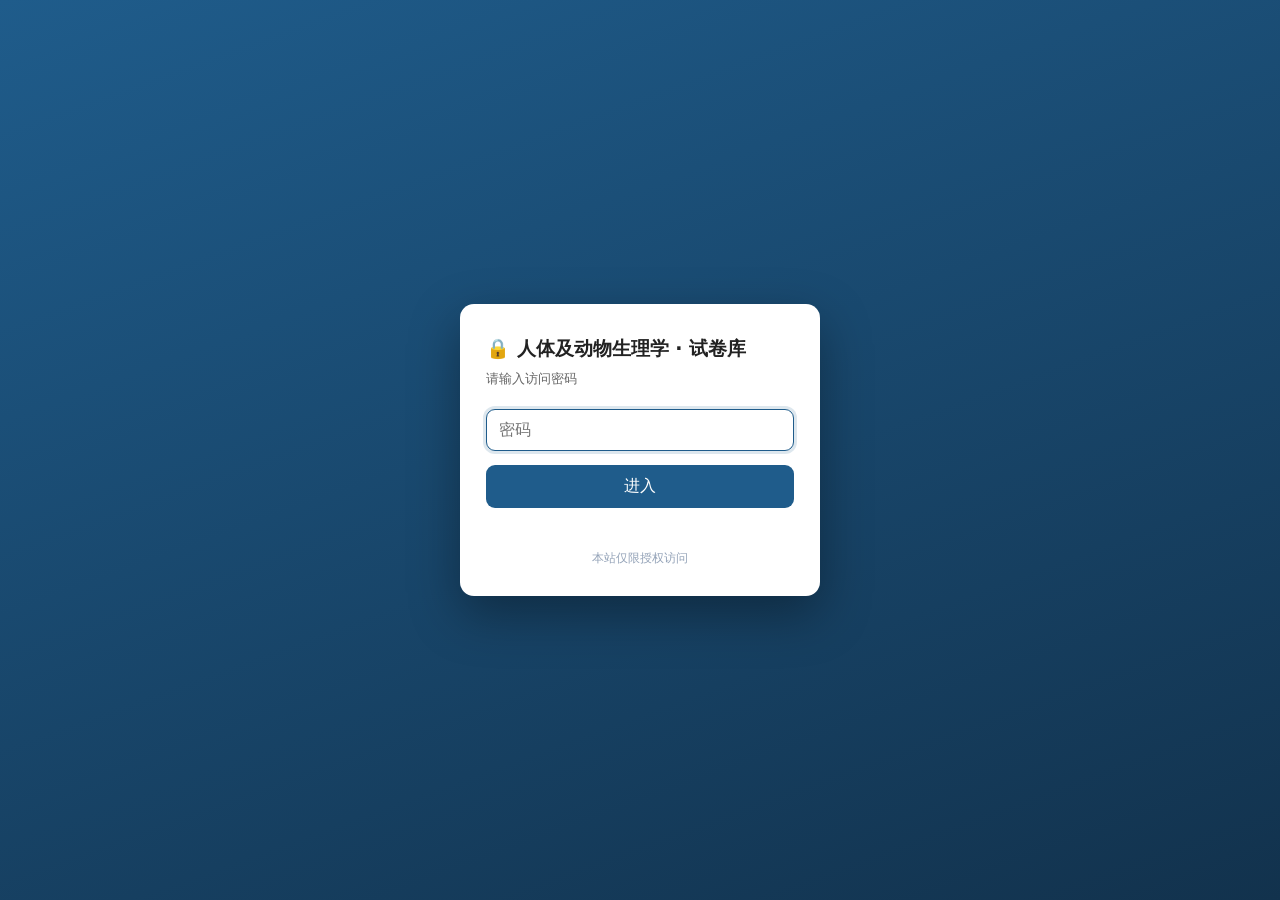
<file: index.html>
<!doctype html>
<html lang="zh-CN">
<head>
<meta name="robots" content="noindex, nofollow, noarchive, nosnippet">
<meta charset="utf-8">
<meta name="viewport" content="width=device-width,initial-scale=1">
<meta name="color-scheme" content="light dark">
<meta name="theme-color" content="#1f5c8b">
<title>人体及动物生理学 · 试卷库</title>
<script src="assets/theme.js?v=20261110f"></script>
<link rel="stylesheet" href="assets/style.css?v=20261110e">
</head>
<body>
<script src="auth.js"></script>
<div class="wrap">
<header class="top">
<h1>人体及动物生理学 · 试卷库</h1>
<p>2026–2027 第一学期 期中试卷 ｜ 逐题版 ｜ 答案 + 解析</p>
</header>
<div class="notice">
<b>共 6 份试卷。</b>多份为同一考试的不同整理版本，答案随题给出；如答案与教材有出入，以教材为准。
每份试卷已按原卷题型拆成「逐题版」：选择/判断自动判分，填空/名词/问答显示答案后自评；含解析，支持重做。
</div>
<div class="grid" id="plist"></div>
<footer>人体及动物生理学试卷库 · 仅供个人学习使用 ｜ <a href="https://newkan-li.github.io/study/">学习资料入口</a></footer>
</div>
<script src="data/papers.js?v=20261110a"></script>
<script src="assets/index.js?v=20261110c"></script>
</body>
</html>
</file>
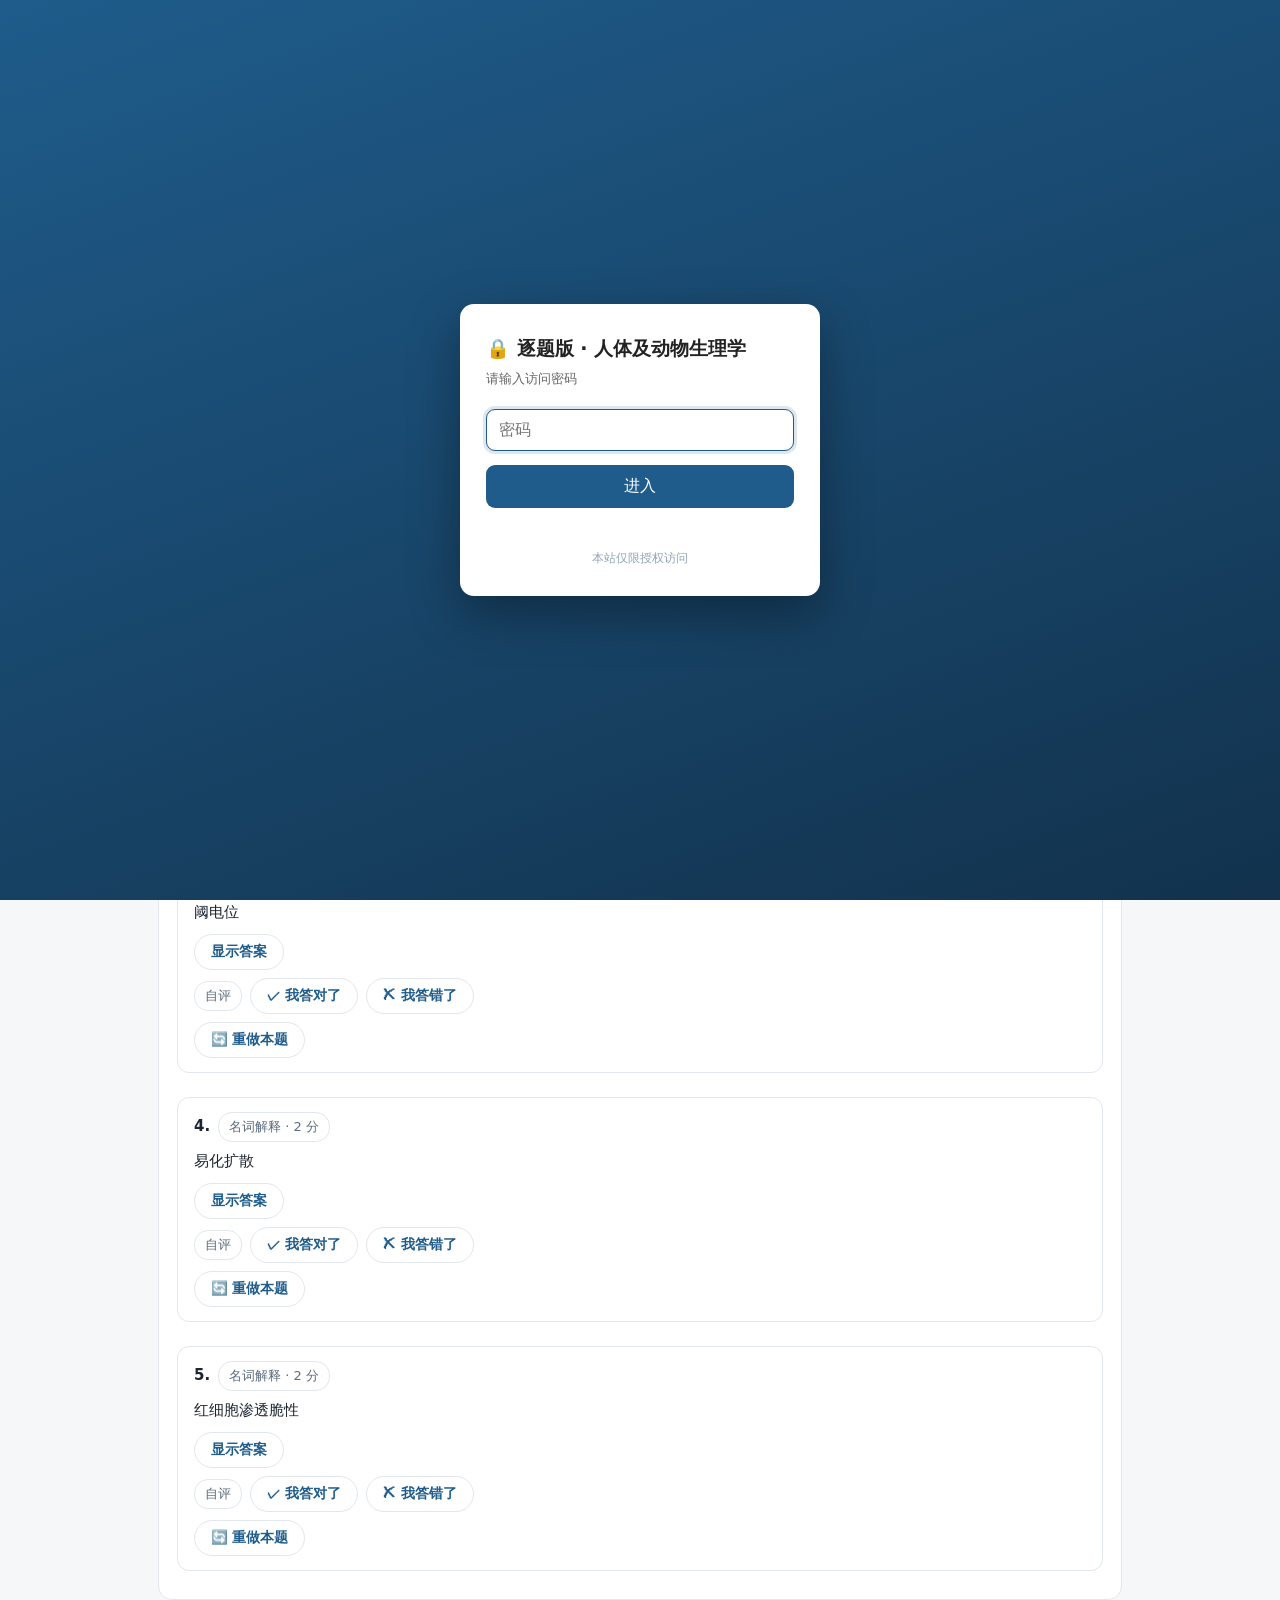
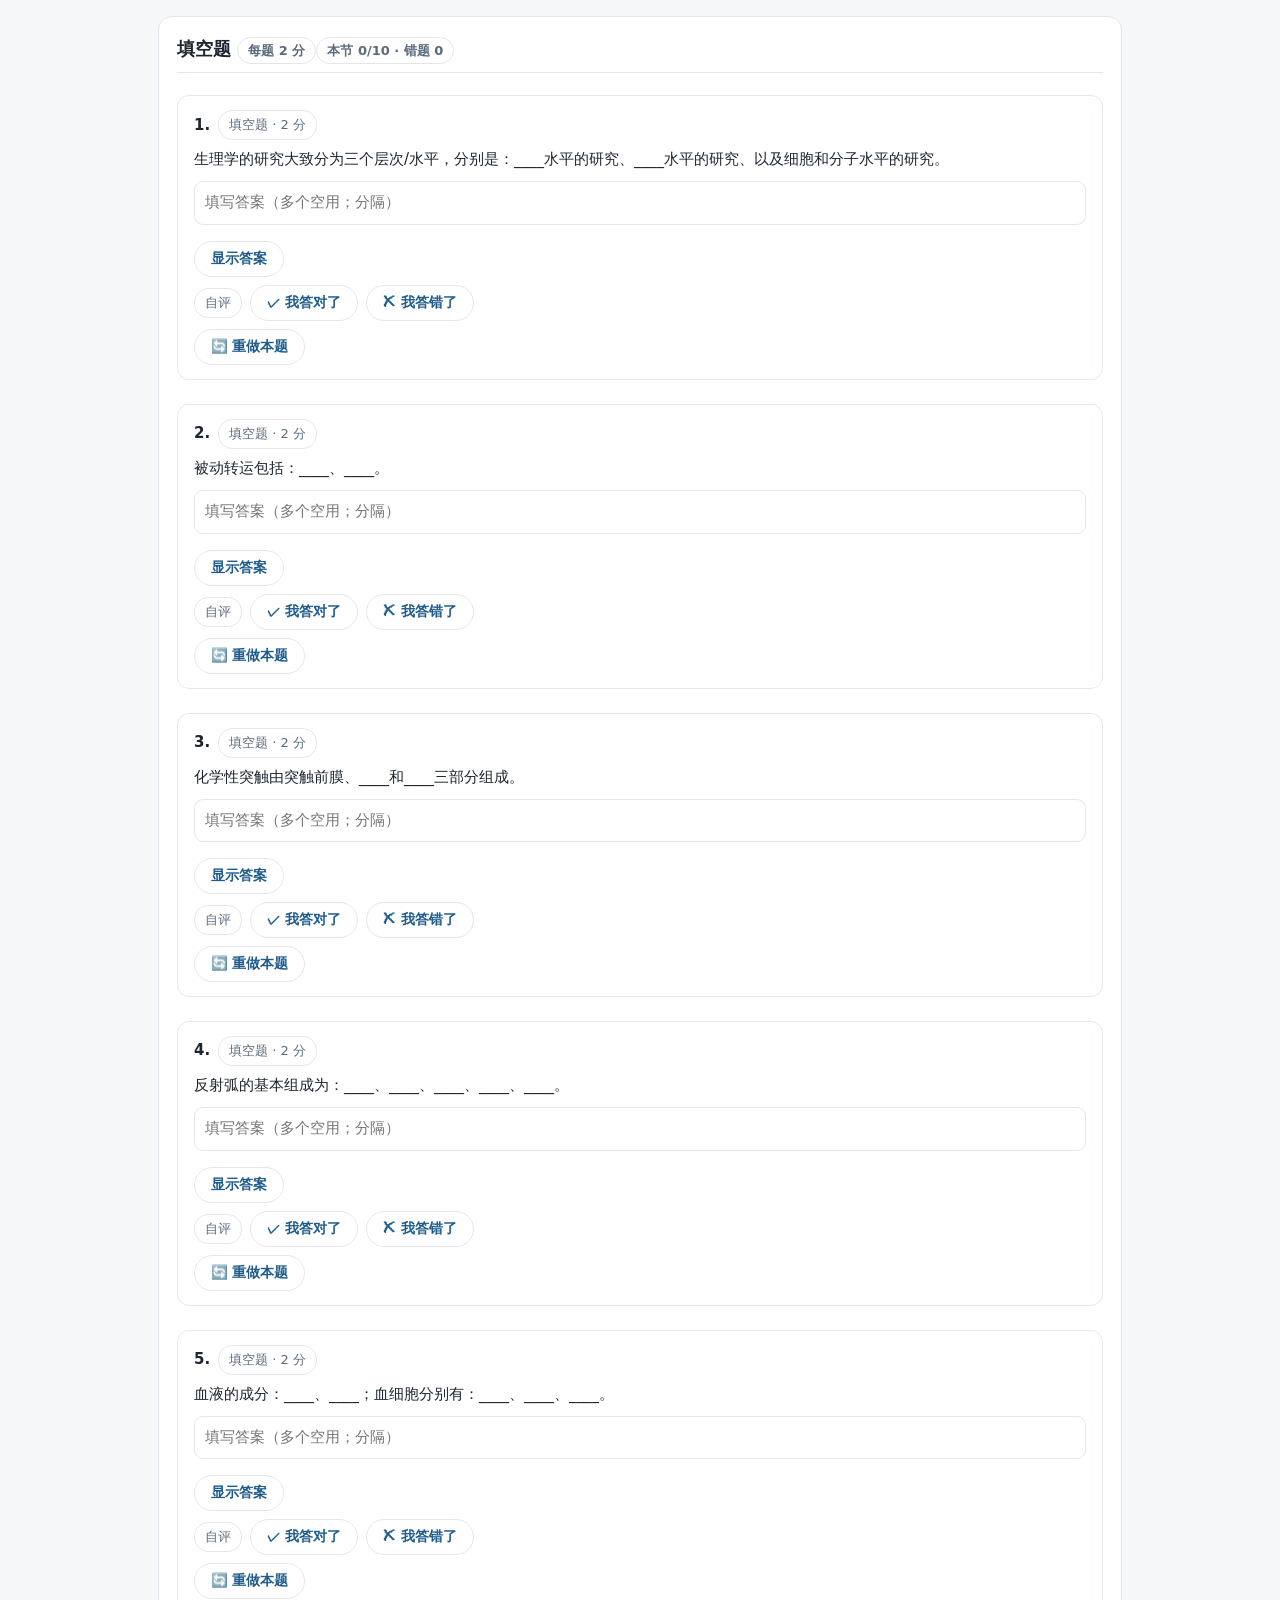
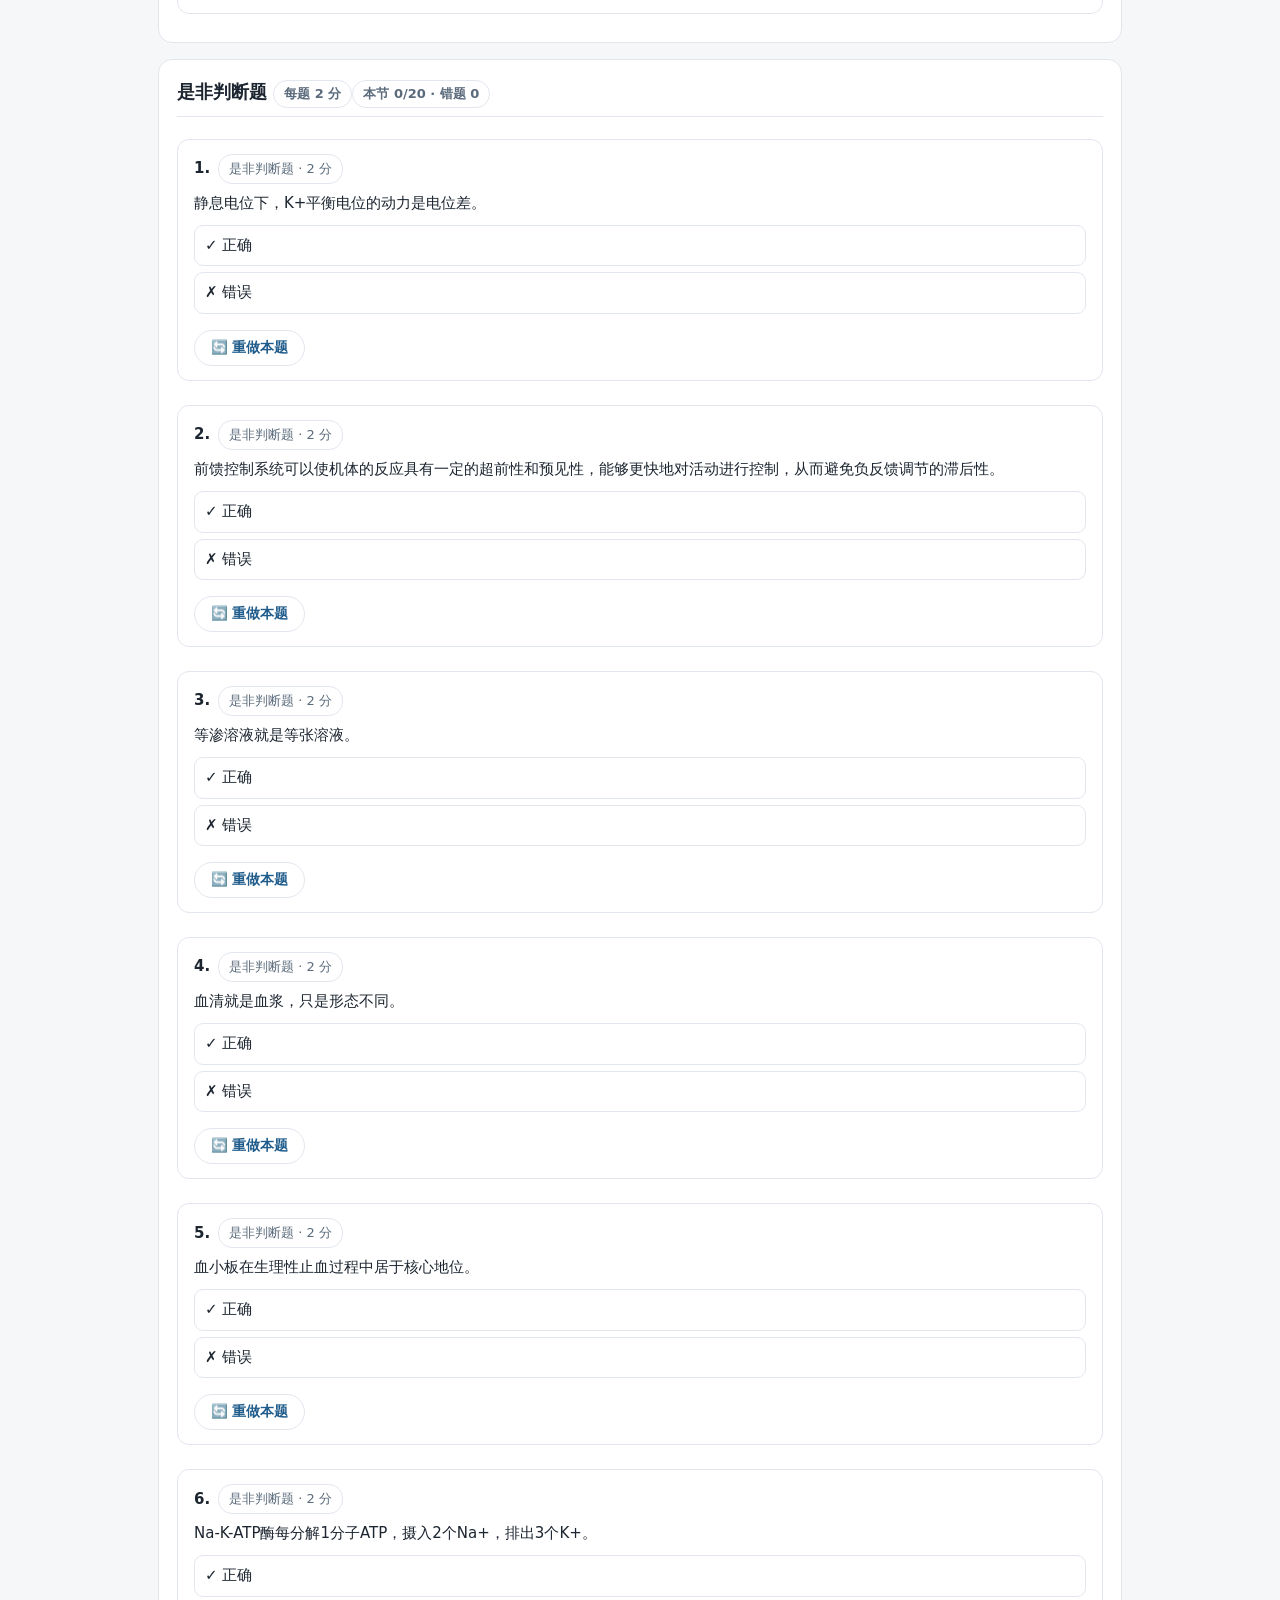
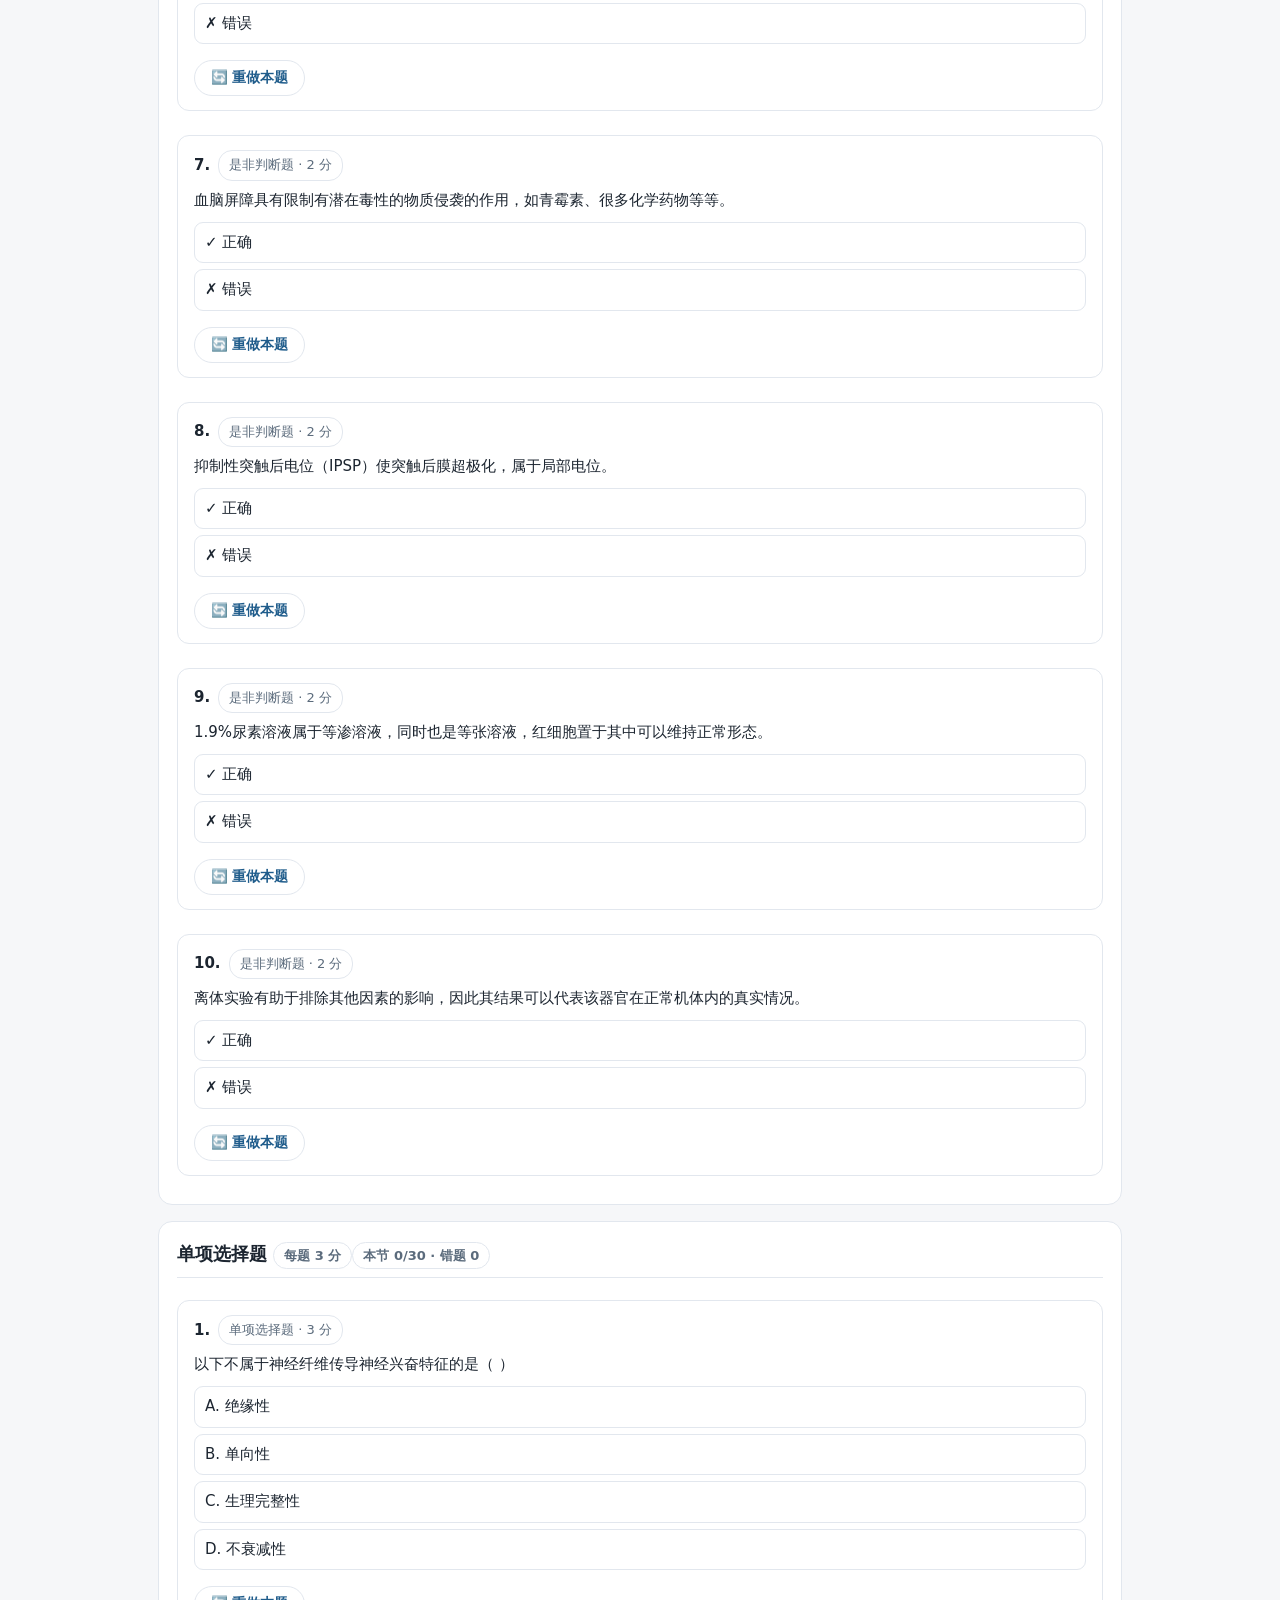
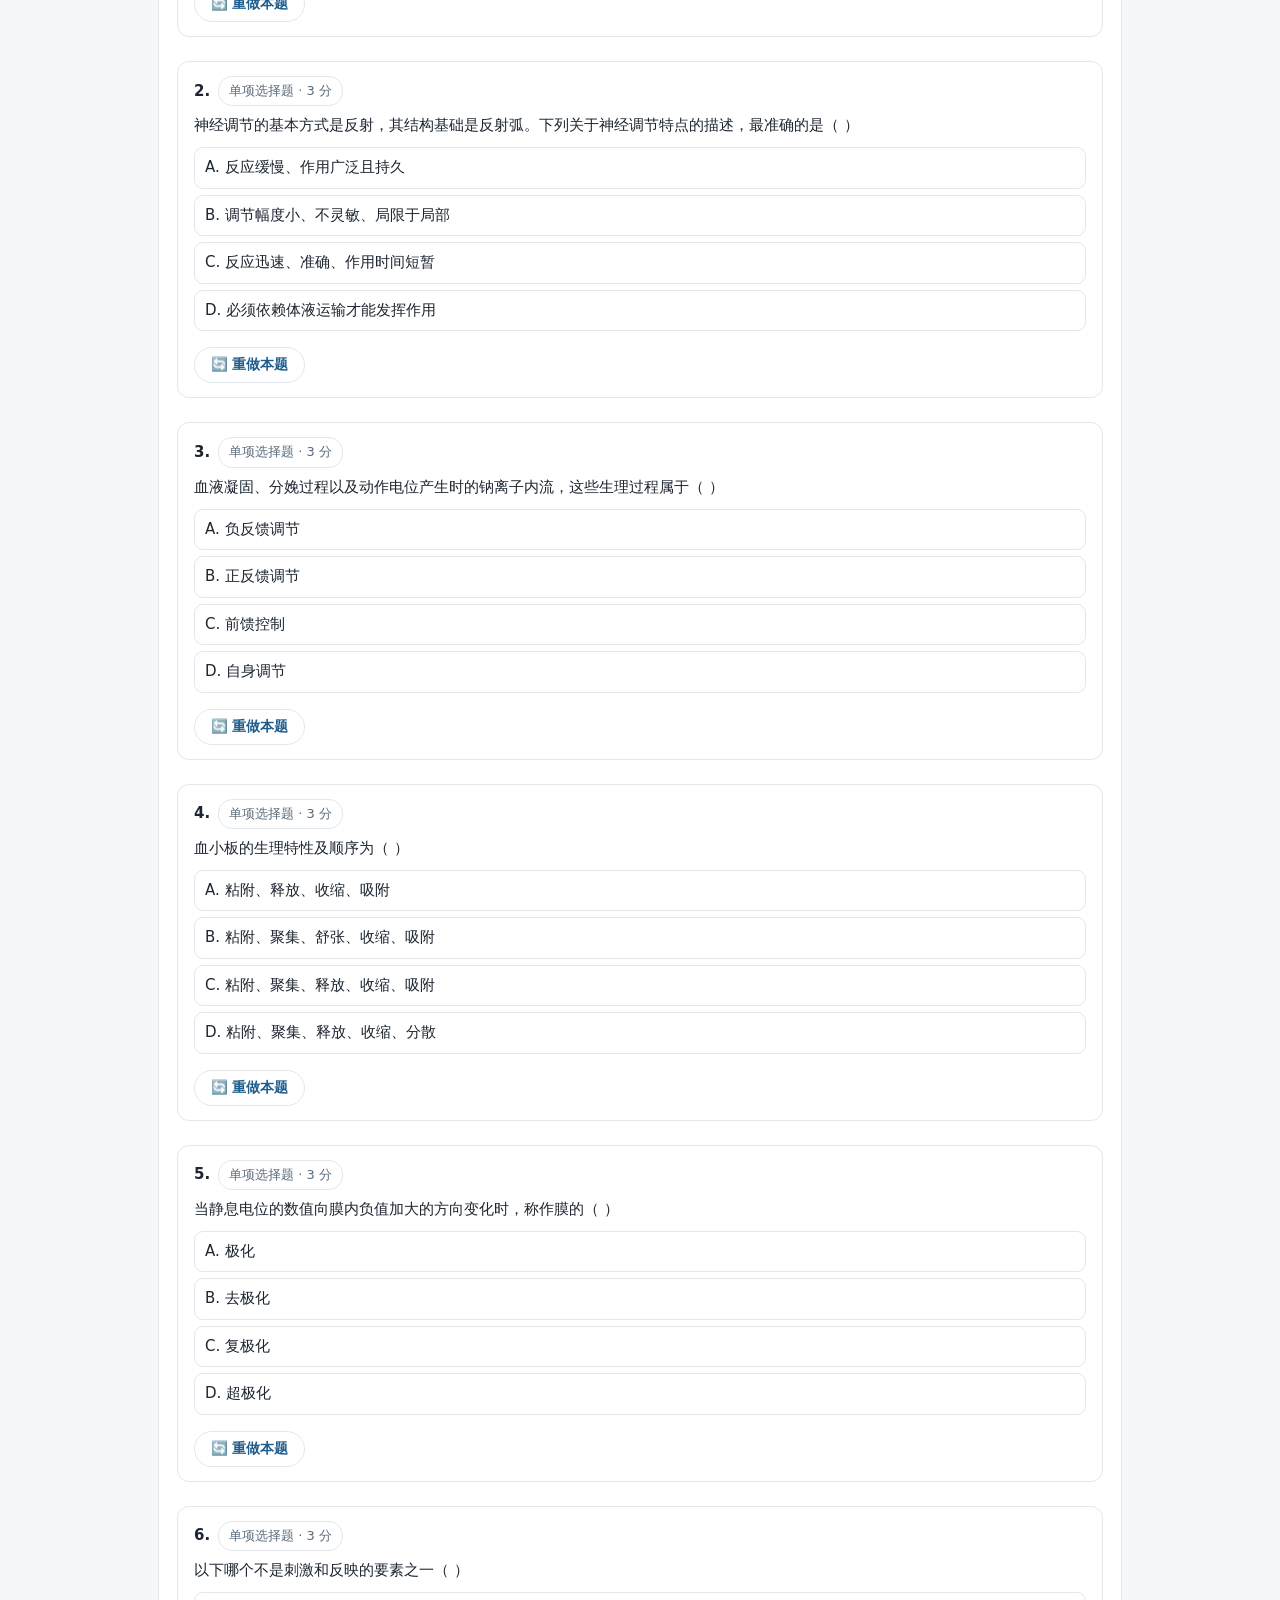
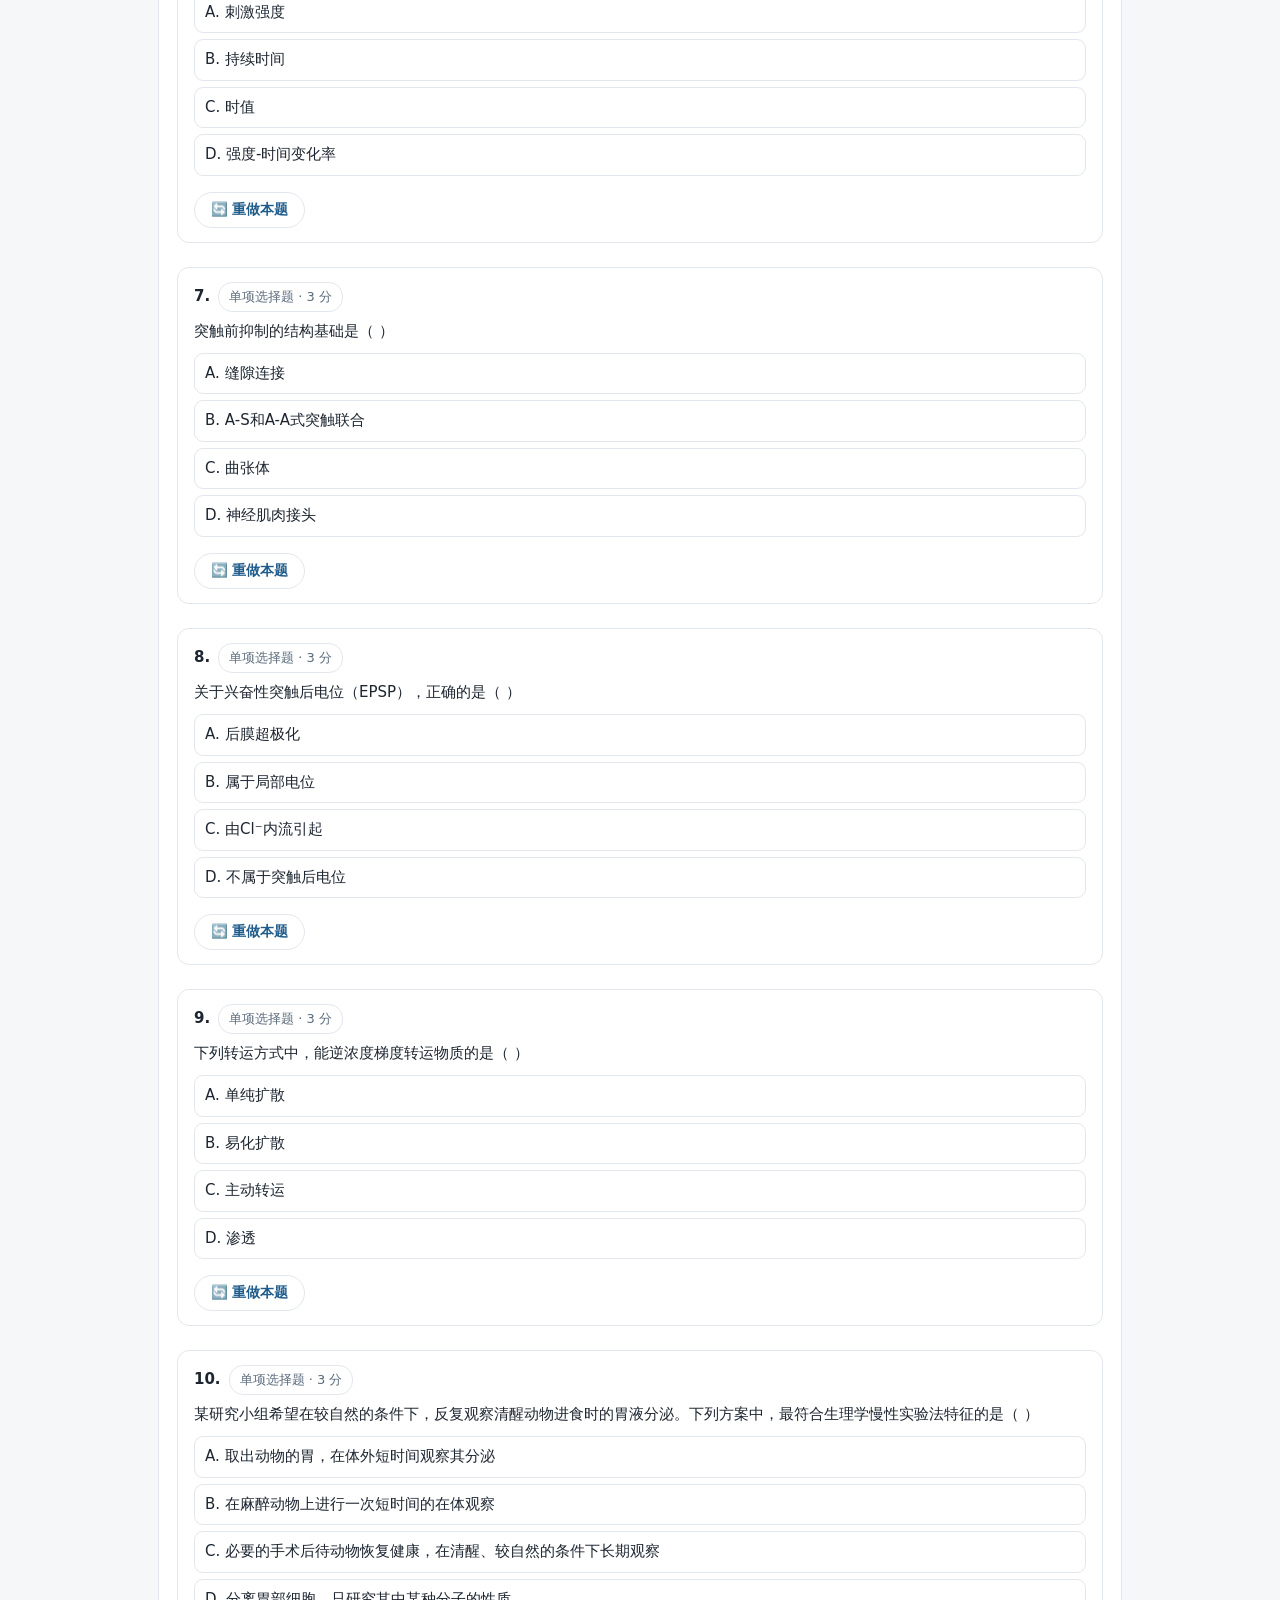
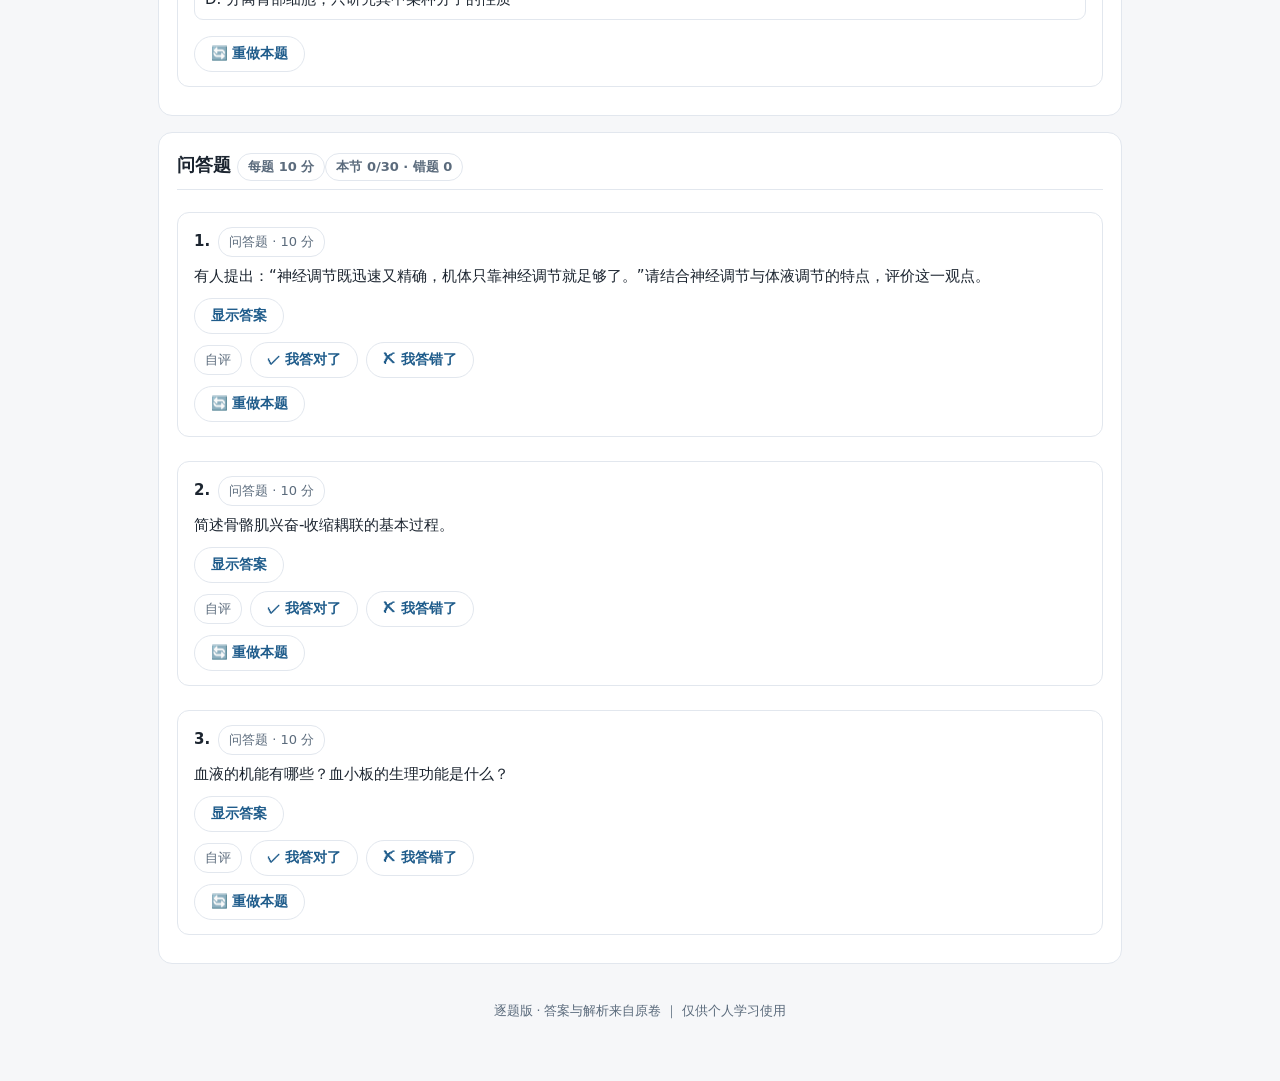
<file: quiz.html>
<!doctype html>
<html lang="zh-CN">
<head>
<meta name="robots" content="noindex, nofollow, noarchive, nosnippet">
<meta charset="utf-8">
<meta name="viewport" content="width=device-width,initial-scale=1">
<meta name="color-scheme" content="light dark">
<meta name="theme-color" content="#1f5c8b">
<title>逐题版 · 人体及动物生理学</title>
<script src="assets/theme.js?v=20261110f"></script>
<link rel="stylesheet" href="assets/style.css?v=20261110f">
</head>
<body>
<script src="auth.js"></script>
<div class="wrap">
<header class="phead">
<div>
<a href="index.html">← 返回试卷库</a>
<h1 id="qtitle">逐题版</h1>
<p id="qmeta"></p>
</div>
</header>
<div class="notice"><b>作答方式：</b>选择题 / 判断题点选项自动判分；填空题、名词解释、问答题点「显示答案」后自评。个别原卷缺答案的题会标注，可对照原卷。</div>
<div class="toolbar">
<span class="chip" id="qstat">统计读取中…</span>
<span class="sp"></span>
<button class="btn ghost" id="qwrong">📕 错题本</button>
<button class="btn ghost" id="qreset">全部重做</button>
</div>
<div id="qhost"></div>
<footer>逐题版 · 答案与解析来自原卷 ｜ 仅供个人学习使用</footer>
</div>
<script src="data/papers.js?v=20261110b"></script>
<script src="assets/quiz.js?v=20261110f"></script>
</body>
</html>
</file>
<file: assets/style.css>
:root{
  --bg:#f6f7f9; --fg:#1c2530; --sub:#5b6b7c; --line:#e2e7ee; --card:#fff;
  --acc:#1f5c8b; --ok:#1f9d55; --warn:#b7791f; --hl:#fff8e1;
  --no:#d64545; --btnfg:#fff; --notice:#5a4a1a; --viewer:#e8ecf1;
}
html[data-theme="sepia"]{
  --bg:#f6efe0; --fg:#4a3a22; --sub:#7a6748; --line:#e3d6bb; --card:#fbf5e8;
  --acc:#8a5a1e; --ok:#2f7a4f; --warn:#8a5a1e; --hl:#f3e6c8;
  --no:#b33; --btnfg:#fff; --notice:#4a3a22; --viewer:#e6dcc8;
}
html[data-theme="dark"]{
  --bg:#161a1f; --fg:#d6dee8; --sub:#8b9bad; --line:#2a333d; --card:#1e242c;
  --acc:#6cb6ff; --ok:#5fd08a; --warn:#e0b45c; --hl:#2b2a1e;
  --no:#ff8a8a; --btnfg:#0b1620; --notice:#e0c98a; --viewer:#0f141a;
}
*{box-sizing:border-box}
body{margin:0;background:var(--bg);color:var(--fg);font:15px/1.7 -apple-system,"PingFang SC","Microsoft YaHei",system-ui,sans-serif}
.wrap{max-width:1000px;margin:0 auto;padding:28px 18px 60px}
header.top h1{margin:6px 0 6px;font-size:25px;letter-spacing:.3px}
header.top p{margin:0;color:var(--sub);font-size:13.5px}
a{color:var(--acc);text-decoration:none}
.notice{background:var(--hl);border:1px solid var(--line);color:var(--notice);border-radius:10px;padding:10px 14px;margin:16px 0;font-size:13.5px}
.grid{display:grid;grid-template-columns:repeat(auto-fill,minmax(280px,1fr));gap:14px;margin-top:18px}
.pcard{display:flex;flex-direction:column;background:var(--card);border:1px solid var(--line);border-radius:14px;padding:18px 18px 16px;transition:transform .15s,box-shadow .15s}
.pcard:hover{transform:translateY(-2px);box-shadow:0 10px 26px rgba(31,92,139,.10)}
.ptag{align-self:flex-start;font-size:12px;color:var(--sub);border:1px solid var(--line);border-radius:999px;padding:2px 10px;background:var(--bg);margin-bottom:10px}
.pcard h2{font-size:17.5px;margin:0 0 6px;line-height:1.5}
.pcard p{margin:0 0 14px;color:var(--sub);font-size:13.5px;flex:1}
.pact{display:flex;gap:8px;flex-wrap:wrap}
.btn{display:inline-block;background:var(--acc);color:var(--btnfg);border:0;border-radius:20px;padding:8px 16px;font-size:13.5px;font-weight:600;cursor:pointer}
.btn.ghost{background:var(--card);color:var(--acc);border:1px solid var(--line)}
.navbtn{background:var(--card);border:1px solid var(--line);border-radius:10px;padding:7px 12px;font-size:13px;color:var(--fg);cursor:pointer}
.navbtn:hover{border-color:var(--acc);color:var(--acc)}
.btn:hover{opacity:.92}
.toolbar{display:flex;flex-wrap:wrap;gap:8px;align-items:center;background:var(--card);border:1px solid var(--line);border-radius:12px;padding:8px 10px;margin:16px 0;position:sticky;top:0;z-index:40}
.toolbar button,.toolbar select,.toolbar a{font-size:13px}
.toolbar .sp{flex:1}
.chip{display:inline-block;background:var(--card);border:1px solid var(--line);border-radius:14px;padding:3px 10px;font-size:13px;color:var(--sub)}
#viewer{background:var(--viewer);border:1px solid var(--line);border-radius:12px;overflow:auto;max-height:82vh;padding:10px}
#pimg{display:block;margin:0 auto;width:100%;height:auto;background:var(--card);box-shadow:0 4px 18px rgba(0,0,0,.10)}
#ptext{background:var(--card);border:1px solid var(--line);border-radius:12px;padding:16px 18px;white-space:pre-wrap;word-break:break-word;font:13.5px/1.85 ui-monospace,"PingFang SC","Microsoft YaHei",monospace;max-height:82vh;overflow:auto}
.phead{display:flex;flex-wrap:wrap;gap:10px;align-items:flex-end;justify-content:space-between}
.phead h1{margin:6px 0 4px;font-size:22px}
.phead p{margin:0;color:var(--sub);font-size:13px}
footer{margin-top:36px;color:var(--sub);font-size:12.5px;text-align:center}
@media(max-width:600px){
  .wrap{padding:18px 12px 50px}
  header.top h1{font-size:21px}
  .toolbar{position:static}
  #viewer{max-height:none}
}
@media print{
  .toolbar,header.top p,footer,.notice,.phead a{display:none!important}
  .wrap{max-width:none;padding:0}
  #viewer{border:0;padding:0;max-height:none;background:#fff}
  #pimg{width:100%;box-shadow:none}
}

.qsec{margin:16px 0}
.qsec h2{font-size:18px;margin:0 0 10px;padding-bottom:8px;border-bottom:1px solid var(--line)}
.qcard{border:1px solid var(--line);border-radius:12px;padding:14px 16px;margin:12px 0;background:var(--card)}
.qhead{display:flex;gap:8px;align-items:center;flex-wrap:wrap;margin-bottom:6px}
.qstem{font-size:15px;line-height:1.8}
.qopts{display:flex;flex-direction:column;gap:6px;margin:8px 0}
.qopt{text-align:left;padding:7px 10px;border:1px solid var(--line);border-radius:9px;background:var(--card);color:var(--fg);font:inherit;cursor:pointer}
.qopt:hover{border-color:var(--acc)}
.qopt.on{border-color:var(--acc);background:rgba(31,92,139,.08);color:var(--acc)}
.qopt.right{border-color:var(--ok);background:rgba(31,157,85,.10);color:var(--ok)}
.qopt.wrong{border-color:var(--no);background:rgba(214,69,69,.10);color:var(--no)}
.qopt.locked{cursor:default}
.qinput{width:100%;box-sizing:border-box;padding:8px 10px;border:1px solid var(--line);border-radius:9px;background:var(--card);color:var(--fg);margin:8px 0;font:inherit}
.qans{background:var(--hl);border:1px solid var(--line);border-radius:10px;padding:10px 12px;margin-top:10px}
.qatext{white-space:pre-wrap;line-height:1.8;font-size:14px;margin-top:4px}
.qexp{margin-top:8px;font-size:13.5px;color:var(--sub);border-top:1px dashed var(--line);padding-top:8px;white-space:pre-wrap}
.qgrade{display:flex;gap:8px;flex-wrap:wrap;margin-top:8px;align-items:center}
.qgrade .on{border-color:var(--ok);color:var(--ok)}
.qgrade .wrong{border-color:var(--no);color:var(--no)}
.qredo{margin-top:8px}

.theme-switch .navbtn.on{border-color:var(--acc);color:var(--acc);background:rgba(31,92,139,.12)}

.wrongbook{margin:16px 0}
.witem{display:flex;gap:10px;justify-content:space-between;align-items:flex-start;border-top:1px dashed var(--line);padding:10px 0;flex-wrap:wrap}
.witem:first-of-type{border-top:0;padding-top:0}
.wq{font-size:14px;margin-top:2px}
.wa{font-size:13px;color:var(--sub);margin-top:2px}
.witem .btn{flex:none}
</file>
